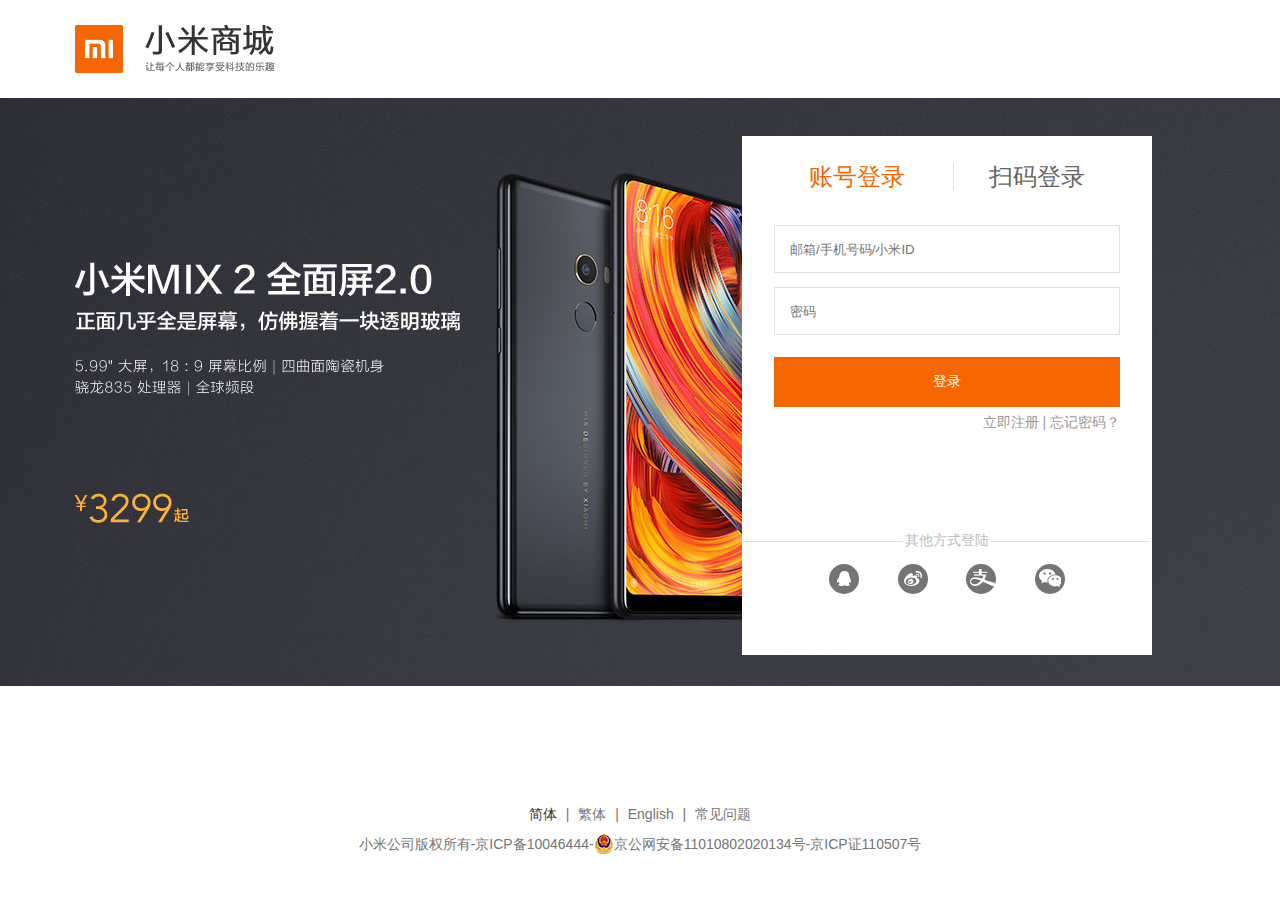
<file: login.html>
<!doctype html>
<html lang="en">
 <head>
  <meta charset="UTF-8">
  <title>小米账号 - 登录</title>
  <link rel="stylesheet" href="css/login.css">
  <link rel="stylesheet" href="css/common.css">
 </head>
 <body>
<!--  头部logo -->
	<div class="head-bar">
		<div class="head-logo">
			<a href="index.html" target="_blank"></a>
		</div>
	</div>
<!-- 登陆主体 -->
	<div class="login-main clear">
		<div class="login-content">
			<div id="tabs">
				<a href="#acco-login">账号登录</a>
				<span></span>
				<a href="#scan-code">扫码登录</a>
			</div>
			<div id="content">
				<div id="acco-login">
					<form action="#" method="post">
						<p><input type="text" name="uname" placeholder="邮箱/手机号码/小米ID"></p>
						<p><input type="password" name="upwd" placeholder="密码"></p>
						<p><input type="submit" value="登录" id="submit"></p>
					</form>
					<p class="forget">
						<a href="register.html" target="_blank">立即注册</a>
						<span>|</span>
						<a href="#">忘记密码？</a>
					</p>
					<fieldset>
						<legend>其他方式登陆</legend>
					</fieldset>
					<p class="other-way">
						<a href="#"><i class="qq"></i></a>
						<a href="#"><i class="weibo"></i></a>
						<a href="#"><i class="alipay"></i></a>
						<a href="#"><i class="wechat"></i></a>
					</p>
				</div>
				<div id="scan-code">
					<img src="images/saoma.png">
					<p>使用<span> 小米商城APP </span>扫一扫</p>
					<p>小米手机可打开「设置」&gt;「小米帐号」扫码登录</p>
				</div>
			</div>
		</div>
	</div>
<!-- 底部 -->
	<div class="foot-bar">
		<p class="language">
			<a href="#" class="actived">简体</a>
			<span>|</span>
			<a href="#">繁体</a>
			<span>|</span>
			<a href="#">English</a>
			<span>|</span>
			<a href="#">常见问题</a>
		</p>
		<p class="copyright">
			小米公司版权所有-京ICP备10046444-<a href="#"><img src="images/ghs.png">京公网安备11010802020134号</a>-京ICP证110507号
		</p>
	</div>
	<script src="js/login.js"></script>
 </body>
</html>
</file>
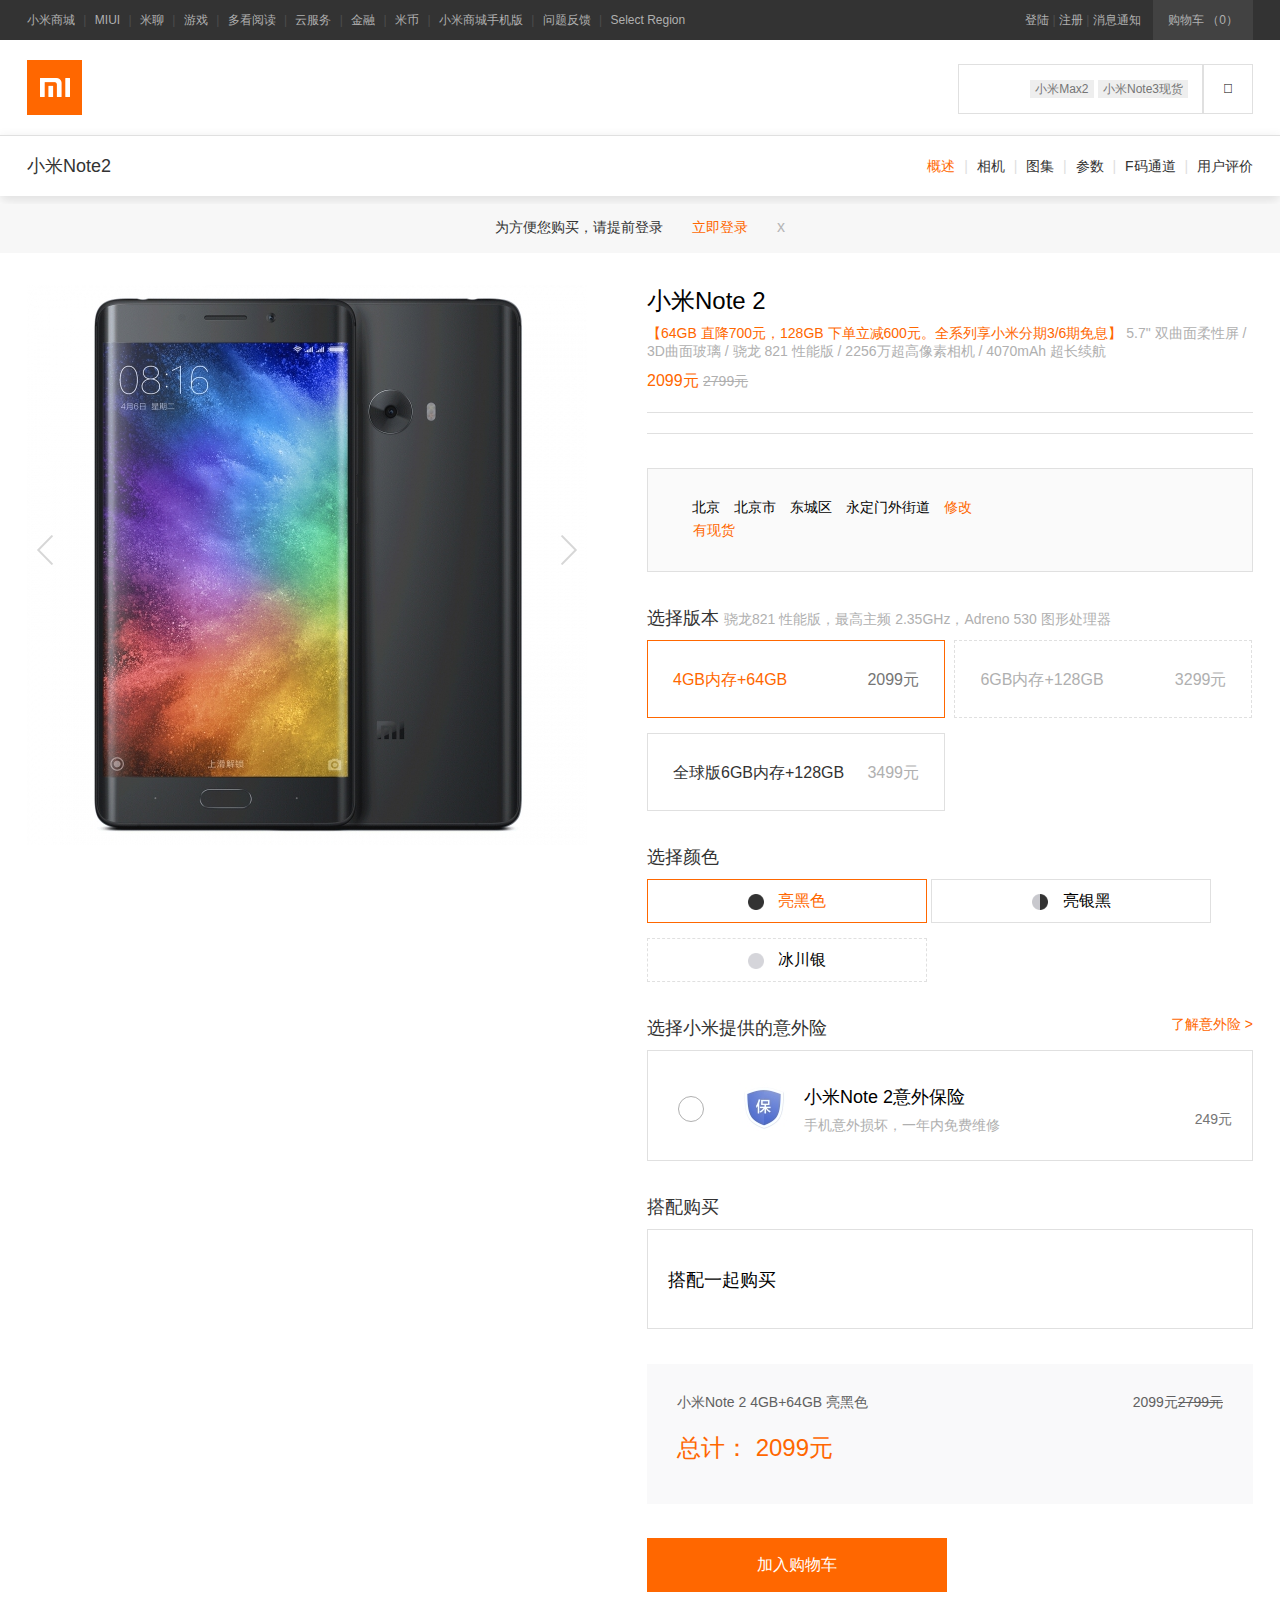
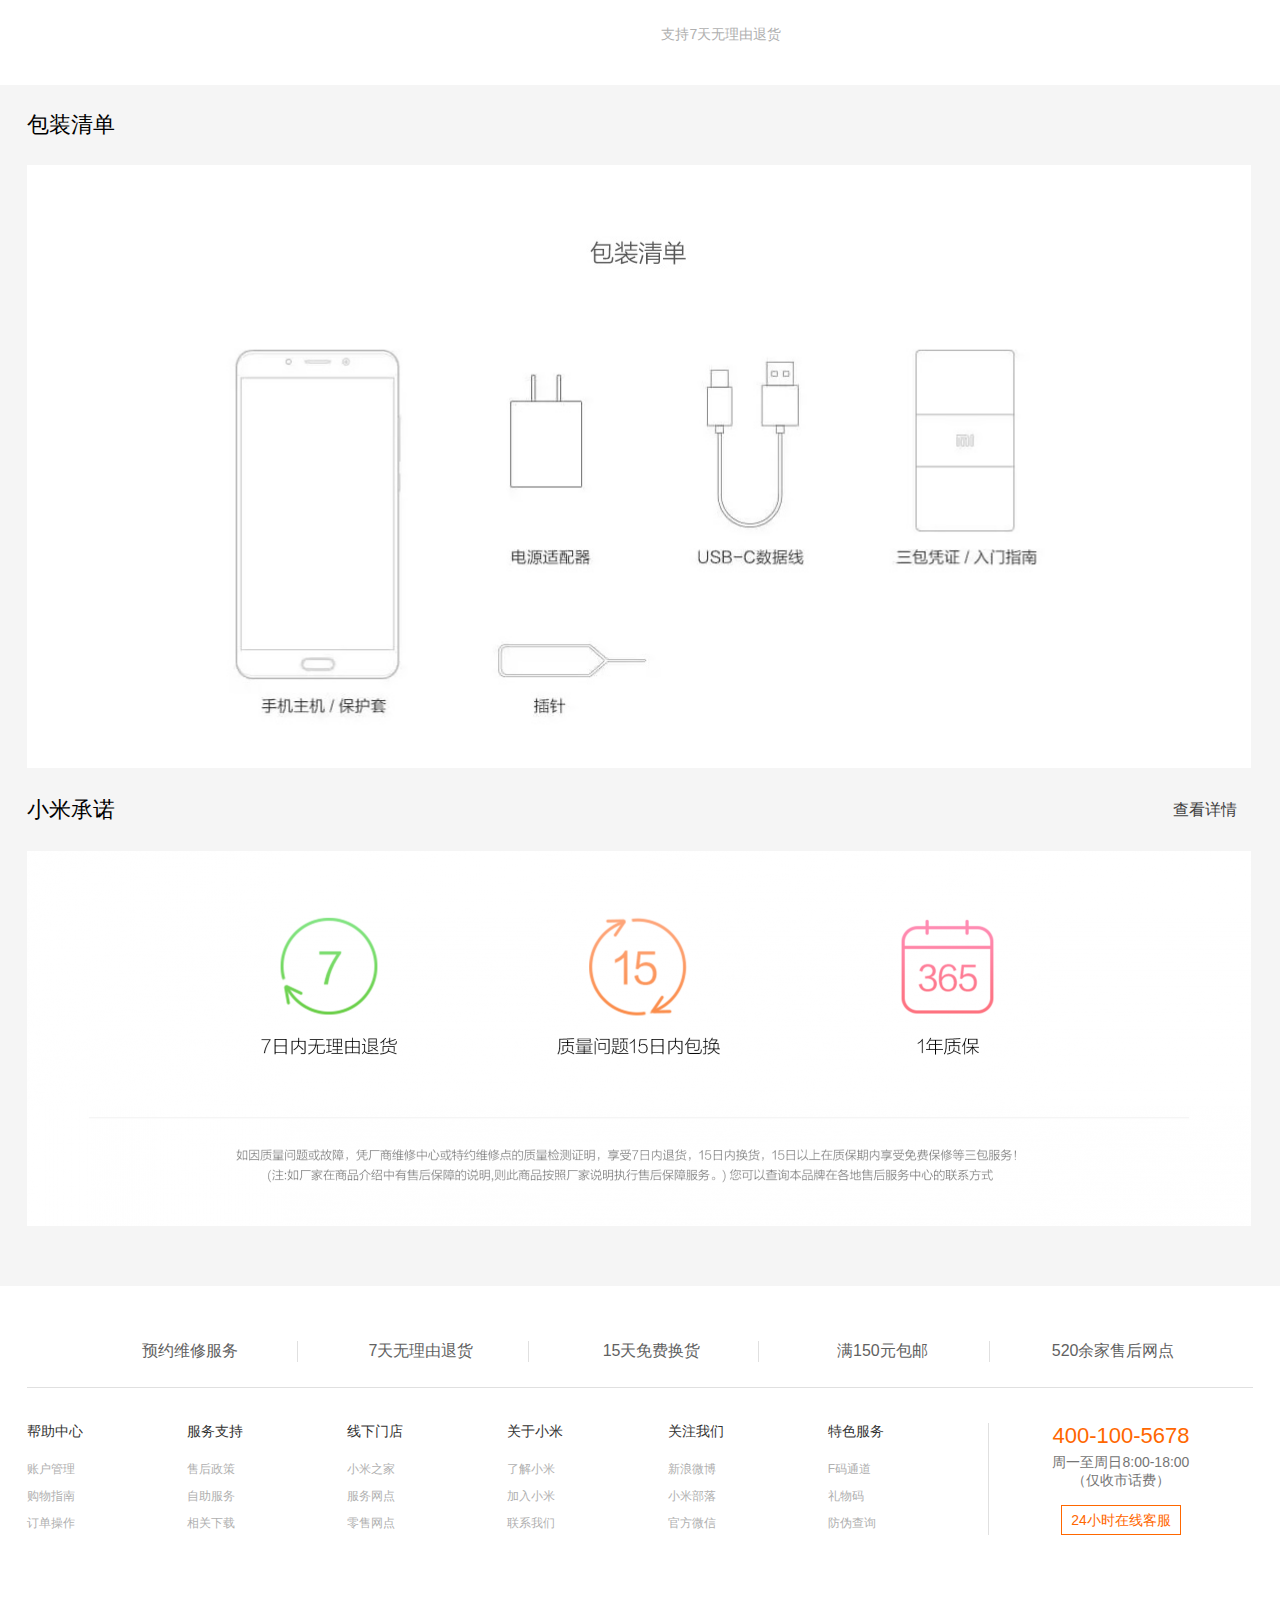
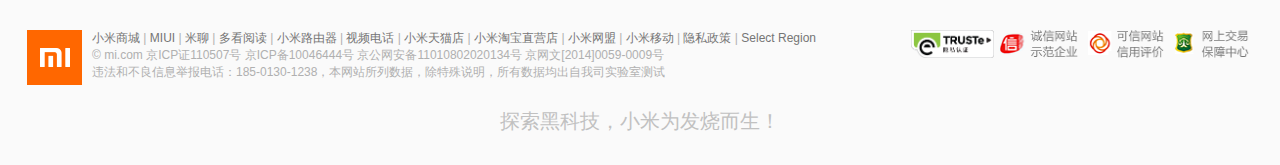
<file: note2.html>
<!doctype html>
<html lang="en">
 <head>
  <meta charset="UTF-8">
  <title>小米手机官网正品小米Note 2推荐，小米手机小米Note 2最新价格，有多种颜色可选，另有小米Note 2详细介绍及图片，还有用户评价，售前咨询等。</title>
  <link rel="stylesheet" href="css/common.css">
  <link rel="stylesheet" href="css/note2.css">
 </head>
 <body>
<!-- 头部 -->
	<header id="header"></header>
<!-- 小米Note2产品头部目录 -->
	<div class="product-nav clear">
		<div class="container">
			<h2 class="lf">小米Note2</h2>
			<p class="rf">
				<a href="#" class="actived">概述</a>
				<span>|</span>
				<a href="#">相机</a>
				<span>|</span>
				<a href="#">图集</a>
				<span>|</span>
				<a href="#">参数</a>
				<span>|</span>
				<a href="#">F码通道</a>
				<span>|</span>
				<a href="#">用户评价</a>
			</p>
		</div>
	</div>
<!-- 提示登录 -->
	<div class="login-clue" id="login-clue">
		<div class="container">
			<p>
				为方便您购买，请提前登录
				<a href="login.html" target="_blank">立即登录</a>
				<a href="#" data-toggle="close">x</a>
			</p>
		</div>
	</div>
<!-- 产品详情 -->
	<div class="product-details">
		<div class="container">
			<div class="detail-main clear">
				<div class="detail-left lf">
					<p>
						<img src="images/pms_1490088805.69334485!560x560.jpg">
						<img src="images/pms_1490088806.17485108!560x560.jpg">
						<img src="images/pms_1490088806.45872557!560x560.jpg">
					</p>
					<a href="#" class="arrow-left"></a>
					<a href="#" class="arrow-right"></a>
				</div>
				<div class="detail-right rf">
					<div class="main-desc">
						<h1>小米Note 2</h1>
						<p class="desc">
							<span>【64GB 直降700元，128GB 下单立减600元。全系列享小米分期3/6期免息】</span>
							5.7" 双曲面柔性屏 / 3D曲面玻璃 / 骁龙 821 性能版 / 2256万超高像素相机 / 4070mAh 超长续航
						</p>
						<p class="price">
							<span>2099</span>元
							<del>
								<span>2799</span>元
							</del>
						</p>
						<p class="coupon"></p>
					</div>
					<div class="address">
						<i class="iconfont"></i>
						<p class="address-info">
							<span>北京</span>
							<span>北京市</span>
							<span>东城区</span>
							<span>永定门外街道</span>
						</p>
						<a href="#">修改</a>
						<span>有现货</span>
					</div>
					<div class="choose-version">
						<p class="title">
							选择版本
							<span>骁龙821 性能版，最高主频 2.35GHz，Adreno 530 图形处理器</span>
						</p>
						<div class="version">
							<p class="actived">
								<span class="storage">4GB内存+64GB</span>
								<span class="price rf">2099元</span>
							</p>
							<p>
								<span class="storage">6GB内存+128GB</span>
								<span class="price rf">3299元</span>
							</p>
							<p>
								<span class="storage">全球版6GB内存+128GB</span>
								<span class="price rf">3499元</span>
							</p>
						</div>
					</div>
					<div class="choose-color">
						<p class="title">选择颜色</p>
						<div class="color">
							<p class="actived">
								<img src="images/63e11017-bfe1-3264-1725-f5d7890e744b.png">
								亮黑色
							</p>
							<p>
								<img src="images/956dce80-b937-4e88-bee2-d8084511cae0.png">
								亮银黑
							</p>
							<p>
								<img src="images/aefa4ae5-bf69-2a60-a37f-6ab0d920a365.png">
								冰川银
							</p>
						</div>
					</div>
					<div class="choose-insurance">
						<p class="title clear">
							选择小米提供的意外险
							<a href="#">了解意外险 ></a>
						</p>
						<div class="insurance">
							<span class="lf"></span>
							<img class="lf" src="images/pms_1492585142.60585516.jpg">
							<div class="mi-insur lf">
								<p>小米Note 2意外保险</p>
								<p>手机意外损坏，一年内免费维修</p>
							</div>
							<p class="price rf">
								<span>249</span>元
							</p>
						</div>
					</div>
					<div class="match-buy">
						<p class="title">搭配购买</p>
						<div class="clear">
							<p class="lf">搭配一起购买</p>
							<a href="#" class="rf"><i class="iconfont"></i></a>
						</div>
					</div>
					<div class="total-price">
						<div class="clear">
							<span class="ptitle lf">小米Note 2 4GB+64GB 亮黑色</span>
							<del class="rf">
								<span>2799</span>元
							</del>
							<p class="rf">
								<span class="price">2099</span>元
							</p>
						</div>
						<p>
							总计：
							<span>2099</span>元
						</p>
					</div>
					<div class="add-cart">
						<a href="#">加入购物车</a>
					</div>
					<p class="sales-return">
						<i class="iconfont support"></i>
						支持7天无理由退货
					</p>
				</div>
			</div>
		</div>
	</div>
<!-- 详情下面部分 -->
	<div class="details-below">
		<div class="container">
			<div class="packing-list">
				<h3>包装清单</h3>
				<img src="images/beb93b2f8a369c4acc1f084e3a347108.jpg">
			</div>
			<div class="mi-promise">
				<div>
					<h3 class="lf">小米承诺</h3>
					<a class="rf" href="#">
						查看详情
						<i class="iconfont"></i>
					</a>
				</div>
				<img src="images/913dbcde8a3e02bded640b3cd12837a9.png">
			</div>
		</div>
	</div>
<!-- 底部 -->
	<footer id="footer"></footer>
	<script src="js/jquery-3.2.1.js"></script>
	<script src="js/ajax.js"></script>
	<script src="js/common.js"></script>
	<script src="js/note2.js"></script>
 </body>
</html>
</file>
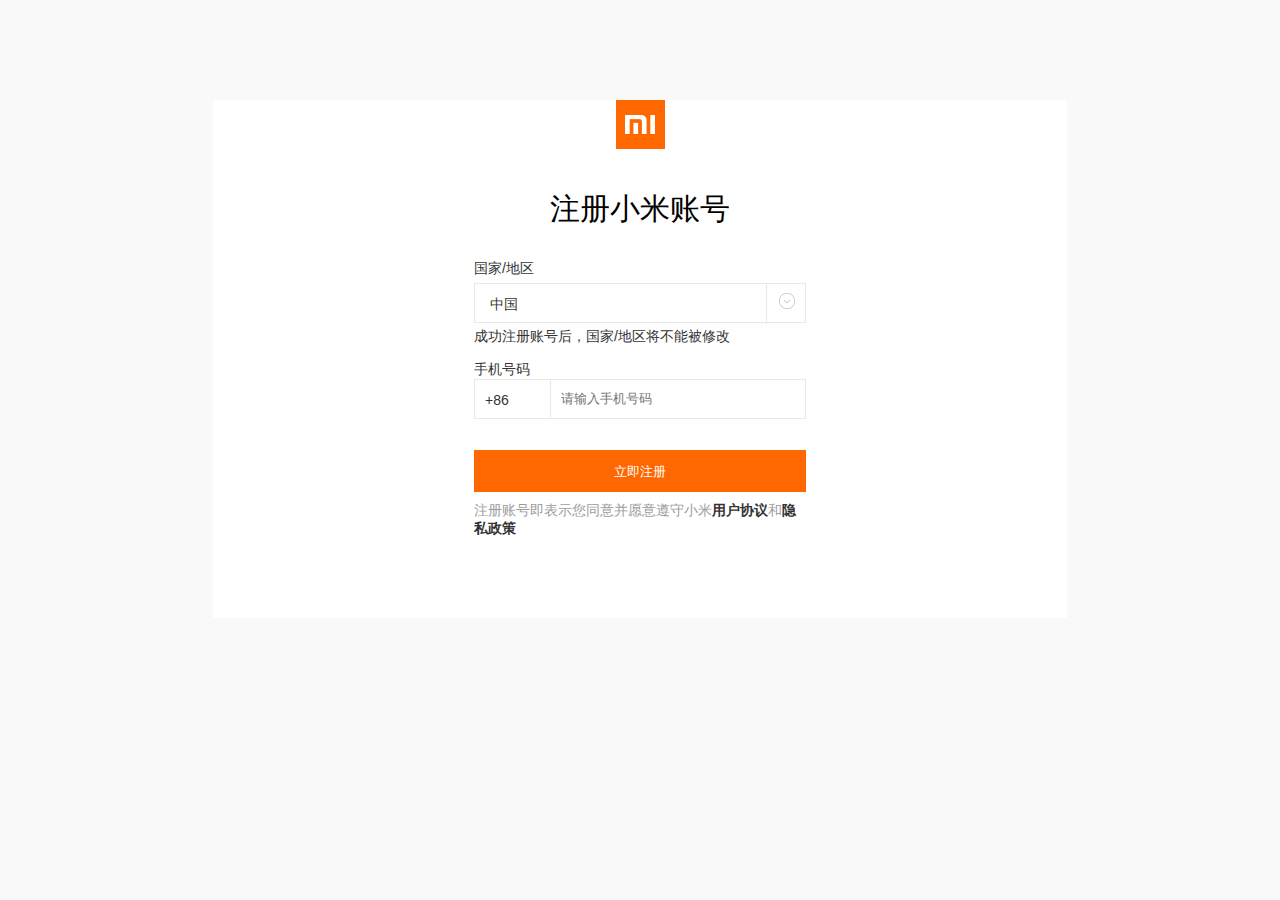
<file: register.html>
<!doctype html>
<html lang="en">
 <head>
  <meta charset="UTF-8">
  <title>小米账号 - 注册</title>
  <link rel="stylesheet" href="css/register.css">
  <link rel="stylesheet" href="css/common.css">
 </head>
 <body class="ch-ba">
	<div class="section">
		<div class="main-part">
			<div class="register">
				<img src="images/mi-logo.png">
				<h1>注册小米账号</h1>
				<div class="register-info">
					<h4>国家/地区</h4>
					<div class="country">
						<p>中国</p>
						<i></i>
					</div>
					<p class="change">成功注册账号后，国家/地区将不能被修改</p>
					<h4>手机号码</h4>
					<div class="phone">
						<div class="phone-area">
							+86
							<i></i>
						</div><input type="text" placeholder="请输入手机号码">
					</div>
					<p id="phone-msg"></p>
					<input type="submit" value="立即注册">
					<p>注册账号即表示您同意并愿意遵守小米<a href="#">用户协议</a>和<a href="#">隐私政策</a></p>
				</div>
			</div>
		</div>
	</div>
 </body>
</html>
</file>
<file: css/login.css>
/************head-bar**************/
.head-logo{
	width:1130px;
	height:98px;
	background:url(../images/mistore_logo.png) no-repeat;
	margin:0 auto;
}
.head-bar a{
	/*div中a链接可点击*/
	display:block;
	width:200px;
	height:98px;
}
/************foot-bar**************/
.foot-bar{
	width:100%;
	text-align:center;
	font-size:14px;
	color:#757575;
	padding-bottom:50px;
}
.foot-bar p.language{
	padding-bottom:10px;
}
.foot-bar p.language a.actived{
	color:#333;
}
.foot-bar p a{
	color:#757575;
}
.foot-bar p.language span{
	margin:0 5px;
}
/************login-main**************/
.login-main{
	width:100%;
	background:url(../images/523923ee3d985386d832e082980e4de9.jpg) no-repeat  top center;
	height:588px;
	margin-bottom:120px;
}
.login-main .login-content{
	background-color:#fff;
	width:410px;
	float:right;
	margin:3% 10% 0 0;
}
.login-main .login-content div#tabs{
	width:410px;
	height:82px;
	line-height:82px;
	font-size:24px;
	text-align:center
}
.login-main .login-content div#tabs a{
	color:#666;
}
.login-main .login-content div#tabs span{
	border-right:1px solid #e0e0e0;
	margin:0 35px 0 42px;
}
/**********登陆框部分****************/
#content{
	/*为content下的两个div设置定位*/
	position:relative;
}

#acco-login{
	width:410px;
	background-color:#fff;
	/*设置定位*/
	position:absolute;
	top:0;
}
#acco-login input{
	width:346px;
	height:48px;
	outline:none;
	padding:0 15px;
	margin:7px 32px;
	box-sizing:border-box;
	border:1px solid #E0E0E0;
}
#acco-login input#submit{
	width:346px;
	height:50px;
	background-color:#f56600;
	color:#fff;
	border:none;
	margin-top:15px;
	font-size:14px;
}
#acco-login>p.forget{
	color:#999;
	font-size:14px;
	text-align:right;
	margin:0 32px 100px 32px;
}
#acco-login>p.forget a{
	color:#999;
}
#acco-login>p.forget a:hover{
	color:#f56600;
}
#acco-login>fieldset{
	border:none;
	border-top:1px solid #E0E0E0;
	text-align:center;
	font-size:14px;
	color:#bbb;
}
/**********其他登陆方式****************/
#acco-login>p.other-way{
	min-height:27px;
	color: #747474;
	text-align:center;
	margin:0 32px 60px;
}
#acco-login>p.other-way a{
	/*a链接行内块，设置成圆形*/
	display:inline-block;
	width:30px;
	height:30px;
	border-radius:50%;
	background-color:#747474;
	margin:0 17px;
}
#acco-login>p.other-way a>i{
	/*i设置背景图片，行内块宽度以及在a中的位置*/
	display:inline-block;
	width:18px;
	height:18px;
	background:url(../images/icons_type.png);
	margin:5px 0 0;
}
/***调每个小图标的位置****/
#acco-login>p.other-way a i.qq{
	background-position:-19px;
}
#acco-login>p.other-way a i.weibo{
	background-position:-38px;
}
#acco-login>p.other-way a i.alipay{
	background-position:-57px;
	margin-left: 3px;
    width: 26px;
}
#acco-login>p.other-way a i.wechat{
	width:23px;
	background-position:-83px;
}
/******悬停时换背景色********/
#acco-login>p.other-way a:first-child:hover{
	background-color:#0288D1;
}
#acco-login>p.other-way a:nth-child(2):hover{
	background-color:#D32F2F;
}
#acco-login>p.other-way a:nth-child(3):hover{
	background-color:#00AAEE;
}
#acco-login>p.other-way a:last-child:hover{
	background-color:#00D20D;
}
/**********扫码登陆****************/
#scan-code{
	width:410px;
	height:437px;
	background-color:#fff;
	text-align:center;
	font-size:14px;
	color:#757575;
	/*设置定位*/
	position:absolute;
	top:0;
}
#scan-code>p>span{
	color:#f56600;
}
#scan-code>img{
	padding:85px 0 20px;
}
</file>
<file: css/common.css>
body{
	background-color:#fff;
	font-family:"Helvetica Neue", Helvetica, Arial, "Microsoft Yahei", "Hiragino Sans GB", "Heiti SC", "WenQuanYi Micro Hei", sans-serif;
}
body,h1,h2,h3,h4,h5,h6,p,ul,ol,dl,dd,pre{
	margin:0;
}
ul,ol{
	list-style:none;
}
a{
	text-decoration:none;
	color:#B0B0B0;
}
img{
	vertical-align:bottom;
}
.lf{
	float:left;
}
.rf{
	float:right;
}
.container{
	width:1226px;
	margin:0 auto;
}

.container:after{
	content:"";
	display:block;
	clear:both;
}

.clear:after{
	content:"";
	display:block;
	clear:both;
}

/***************header部分***************/
/********site-topbar部分*****/
.site-topbar{
	background-color:#333;
	height:40px;
	font-size:12px;
	color:#B0B0B0;
	line-height:40px;
	margin-bottom:20px;
}

.site-topbar a:hover{
	color:#fff;
}

.site-topbar div.topbar-cart{
	height:40px;
	background-color:#424242;
	padding:0 15px;
	text-align:center;
}

.site-topbar div.topbar-info{
	margin-left:4%;
	margin-right:1%;
}

.site-topbar div.topbar-info>span{
	opacity:0.2;
}

.site-topbar div.topbar-nav>span{
	margin:0 5px;
	opacity:0.2;
}
/********site-header部分*****/
.site-header{
	height:55px;
	line-height:55px;
	text-align:center;
	margin-bottom:20px;
	position:relative;
}
.site-header div.header-logo{
	background:url(../img/header/mi-logo.png) no-repeat 4px #FF6700;
	width:55px;
	height:55px;
	cursor:pointer;
	margin-right:16px;
}

.site-header div.header-nav{
	font-size:16px;
}
.site-header div.header-nav>ul>li>a{
	color:#333;
	padding:20px 10px 45px;
}

.site-header div.header-nav>ul>li{
	float:left;
	height:80px;
}

.site-header div.header-nav>ul>li.nav-category{
	visibility: hidden;
	width:127px;
}
.site-header div.header-nav>ul>li>a:hover{
	color:#FF6700;
}

.site-header div.header-search{
	position:relative
}

.site-header div.header-search input{
	border:1px solid #E0E0E0;
	outline:none;
	height:50px;
	padding:0 10px 0 5px;
	box-sizing:border-box;
}

.site-header div.header-search input:first-child{
	position:relative;
	left:4px;
	width:245px;
	padding-left:10px;
}
.site-header div.header-search>form input+input{
	width:50px;
	background-color:#fff;
	padding:0;
}

.site-header div.header-search>div.search-keywords{
	position: absolute;
    top: 0px;
    right:65px;
}
.site-header div.header-search>div.search-keywords>a{
	background-color:#eee;
	padding:2px 5px;
	font-size:12px;
	color:#757575;
}
.site-header div.header-search>div.search-keywords>a:hover{
	background-color:#FF6700;
	color:#fff;
}
/***************footer部分***************/
/*********site-footbar***********/
.site-footbar{
	margin:30px 0;
}
.site-footbar div.footer-service{
	border-bottom:1px solid #E0E0E0;
	padding:25px 0;
}

.site-footbar div.footer-service ul li{
	float:left;
	width:16%;
	border-right:1px solid #E0E0E0;
	padding:0 20px;
	text-align:center;
}

.site-footbar div.footer-service ul li:last-child{
	border:none;
}

.site-footbar div.footer-service ul li>a{
	color:#616161;
	font-size:16px;
}
.site-footbar div.footer-service ul li>a:hover{
	color:#FF6700;
}

.site-footbar div.footer-link{
	display:flex;
	justify-content:space-between;
	font-size:14px;
	color:#757575;
	padding:5px 0;
	margin:30px 0;
}
.site-footbar div.footer-link dl{
	width:160px;
	text-align:left;
	color:#333;
}
.site-footbar div.footer-link dl dd{
	font-size:12px;
	margin-top:10px;
}

.site-footbar div.footer-link dl dt{
	margin-bottom:20px;
}

.site-footbar div.footer-link dl dd a:hover{
	color:#ff6700;
}
.site-footbar div.footer-link div.col-contact{
	border-left:1px solid #E0E0E0;
	width:264px;
	text-align:center;
}
.site-footbar div.footer-link div.col-contact p:first-child{
	font-size:22px;
	color:#ff6700;
	margin-bottom:5px;
}
.site-footbar div.footer-link div.col-contact p:last-child{
	border:1px solid #ff6700;
	width:118px;
	height:28px;
	line-height:28px;
	margin:15px auto 0;
}
.site-footbar div.footer-link div.col-contact a{
	color:#ff6700;
}
/*********site-footer***********/
.site-footer{
	background-color:#FAFAFA;
	color:#b0b0b0;
	font-size:12px;
	padding:30px 0;
}
.site-footer div.footer-logo{
	width:55px;
	height:55px;
	background:url(../img/header/mi-logo.png) no-repeat 4px #FF6700;
	margin-right:10px;
}

.site-footer div.footer-info p:first-child a{
	color:#757575;
}
.site-footer div.footer-info p>a:hover{
	color:#ff6700;
}
.site-footer div.footer-trust img{
	width:83px;
	height:28px;
	margin-bottom:50px;
}

.site-footer div.footer-slogan{
	clear:both;
	width:282px;
	margin:0 auto;
	font-size:20px;
	font-family:cursive;
	color:#C1C1C1;
	text-align:center;
}

/********site-header鼠标移动下拉列表***********/
.header-bottom{
	background-color:#fff;
	position:absolute;
	top:75px;
	left:0;
	width:100%;
	z-Index:100;
	height:235px;
	overflow:hidden;
	border-top:1px solid #E0E0E0;
	box-shadow:0px 2px 1px 0px #e0e0e0;
	display:none;
}

.down-list ul li{
	float:left;
}

.down-list .list-in{
	width:180px;
	text-align:center;
	color:#FFA568;
	font-size:12px;
	margin-bottom:30px;
}

.down-list .list-in p.flags{
	border:1px solid #FFA568;
	width:64px;
	height:20px;
	line-height:20px;
	margin:0 auto 15px;
}
.down-list .list-in p.flag-clear{
	border:none;
}

.down-list .list-in p.title{
	color:#000;
	font-size:14px;
	line-height:normal;
	margin:15px auto 8px;
}
.down-list .list-in img{
	width:160px;
	height:110px;
	border-left:1px solid #E0E0E0;
}
.down-list .list-in p.price{
	line-height:normal;
}
.down-list ul>li:first-child .list-in img{
	border-left:none;
}
</file>
<file: css/note2.css>
/***************小米Note2产品头部目录product-nav********************/
.product-nav{
	border-top:1px solid #E0E0E0;
	box-shadow:0 5px 12px 1px #E0E0E0;
}
.product-nav .container{
	height:60px;
	line-height:60px;
}
.product-nav .container>h2{
	width:89px;
	font-weight:400;
	font-size:18px;
	color:#333;
}
.product-nav .container>p{
	font-size:14px;
}
.product-nav .container>p>a{
	color:#333;
}
.product-nav .container>p>span{
	color:#e0e0e0;
	margin:0 5px;
}
.product-nav .container>p>a:hover{
	color:#ff6700;
}
.product-nav .container>p>a.actived{
	color:#ff6700;
}
/*************提示登录********************/
.login-clue{
	background-color:#F7F7F7;
	margin-top:8px;
}
.login-clue .container{
	height:49px;
	line-height:45px;
	text-align:center;
	color:#333;
	font-size:14px;
}
.login-clue .container p>a{
	color:#ff6700;
	margin-left:25px;
}
.login-clue .container p>a:last-child{
	color:#B5B5B6;
	font-size:16px;
}
/*************产品详情product-details******************/
/**********产品图片detail-left***********/
.product-details{
	margin-top:32px;
	margin-bottom:32px;
}
.detail-main .detail-left{
	width:560px;
	height:560px;
	overflow:hidden;
	position:relative;
}
.detail-main .detail-right{
	width:606px;
	height:1368px;  /*测试用 待删*/
	display:flex;
	flex-direction:column;
	justify-content:space-between;
}

.detail-main .detail-left p{
	width:1680px;
}

.detail-main .detail-left img{
	float:left;
	width:560px;
	height:560px;
}
/****图片左右滑动箭头*****/
.detail-main .detail-left>a{
	display:block;
	width:41px;
	height:69px;
	position:absolute;
	top:230px;
}
.detail-main .detail-left>a.arrow-left{
	background:url(../images/icon-slides.png) no-repeat -84px 50%;
	left:0px;
}
.detail-main .detail-left>a.arrow-right{
	background:url(../images/icon-slides.png) no-repeat -124px 50%;
	right:0px;
}
.detail-main .detail-left>a.arrow-left:hover{
	background-position:0px 50%;
}

.detail-main .detail-left>a.arrow-right:hover{
	background-position:-42px 50%;
}
/**********产品信息detail-right***********/
.detail-main .detail-right>div.main-desc>h1{
	font-weight:400;
	font-size:24px;
	margin-bottom:8px;
}
/********描述************/
.detail-main .detail-right>div.main-desc>p.desc{
	font-size:14px;
	color:#b0b0b0;
	margin-bottom:10px;
}
.detail-main .detail-right>div.main-desc>p.desc>span{
	color:#ff6700;
}
/********价格************/
.detail-main .detail-right>div.main-desc>p.price{
	color:#ff6700;
	font-size:16px;
	margin-bottom:20px;
}
.detail-main .detail-right>div.main-desc>p.price>del{
	color:#b0b0b0;
	font-size:14px;
}
/********选择优惠券************/
.detail-main .detail-right>div.main-desc>p.coupon{
	height:20px;
	border-top:1px solid #E0E0E0;
	border-bottom:1px solid #E0E0E0;
}
/********选择地址************/
.detail-main .detail-right>div.address{
	height:42px;
	padding:30px 0 30px 30px;
	background:#FAFAFA;
	border:1px solid #E0E0E0;
	font-size:14px;
}
.detail-main .detail-right>div.address>p{
	display:inline;
}
.detail-main .detail-right>div.address>a{
	color:#ff6700;
}
.detail-main .detail-right>div.address>span{
	display:block;
	color:#ff6700;
	margin:5px 0 0 15px;
}
.detail-main .detail-right>div.address>p.address-info>span{
	margin-right:10px;
}
/********选择版本************/
.detail-main .detail-right p.title{
	font-size:18px;
	color:#333;
	margin-bottom:10px;
}
.detail-main .detail-right>div.choose-version>p.title>span{
	color:#b0b0b0;
	font-size:14px;
}
.detail-main .detail-right>div.choose-version>div.version>p{
	width:298px;
	height:78px;
	line-height:78px;
	border:1px solid #e0e0e0;
	box-sizing:border-box;
	display:inline-block;
	color:#b0b0b0;
	margin-bottom:15px;
}
.detail-main .detail-right>div.choose-version>div.version>p:nth-child(2){
	border:1px dashed #e0e0e0;
}
.detail-main .detail-right>div.choose-version>div.version>p>span.storage{
	margin-left:25px;
}
.detail-main .detail-right>div.choose-version>div.version>p>span.price{
	margin-right:25px;
}
.detail-main .detail-right>div.choose-version>div.version>p.actived>span.storage{
	color:#ff6700;
}
.detail-main .detail-right>div.choose-version>div.version>p.actived>span.price{
	color:#757575;
}
.detail-main .detail-right>div.choose-version>div.version>p.actived{
	margin-right:5px;
	border-color:#ff6700;
}
.detail-main .detail-right>div.choose-version>div.version>p:last-child span.storage{
	color:#333;
}
.detail-main .detail-right>div.choose-version>div.version>p:last-child{
	margin-bottom:0;
}
/********选择颜色************/
.detail-main .detail-right>div.choose-color>div.color>p{
	width:278px;
	height:42px;
	line-height:42px;
	text-align:center;
	display:inline-block;
	border:1px solid #e0e0e0;
	margin-bottom:15px;
}
.detail-main .detail-right>div.choose-color>div.color>p.actived{
	border-color:#ff6700;
	color:#ff6700;
}
.detail-main .detail-right>div.choose-color>div.color>p img{
	vertical-align:middle;
	margin-right:10px;
	width:16px;
	height:16px;
}
.detail-main .detail-right>div.choose-color>div.color>p:last-child{
	border-style:dashed;
	margin-bottom:0;
}
/********选择小米提供的意外险************/
.detail-main .detail-right>div.choose-insurance>p>a{
	font-size:14px;
	color:#ff6700;
	float:right;
}
.detail-main .detail-right>div.choose-insurance>div.insurance{
	border:1px solid #e0e0e0;
	font-size:14px;
	height:109px;
}
.detail-main .detail-right>div.choose-insurance>div.insurance>span{
	width:24px;
	height:24px;
	border-radius:50%;
	border:1px solid #b0b0b0;
	margin-left:30px;
	margin-right:35px;
	cursor:pointer;
	position:relative;
	top:45px;
}
.detail-main .detail-right>div.choose-insurance>div.insurance>img{
	vertical-align:middle;
	margin-right:15px;
	position:relative;
	top:32px;
}
.detail-main .detail-right>div.choose-insurance>div.insurance>div.mi-insur{
	width:340px;
	height: 28px;
    line-height: 28px;
	position:relative;
	top:32px;
}
.detail-main .detail-right>div.choose-insurance>div.insurance>div.mi-insur>p:first-child{
	font-size:18px;
}
.detail-main .detail-right>div.choose-insurance>div.insurance>div.mi-insur>p:last-child{
	color:#b0b0b0;
}
.detail-main .detail-right>div.choose-insurance>div.insurance>p.price{
	position:relative;
    top: 60px;
    right: 20px;
	color:#757575;
}
/********搭配购买************/
.detail-main .detail-right>div.match-buy>div{
	height:100px;
	line-height:100px;
	border:1px solid #e0e0e0;
	font-size:18px;
	box-sizing: border-box;
    padding: 0 20px;
}
/********总价************/
.detail-main .detail-right>div.total-price{
	height:140px;
	background-color:#F9F9FA;
	box-sizing:border-box;
	padding:30px;
}
.detail-main .detail-right>div.total-price>div{
	font-size:14px;
	color:#616161;
}
.detail-main .detail-right>div.total-price>div>p{
	display:inline-block;
}
.detail-main .detail-right>div.total-price>p{
	color:#ff6700;
	font-size:24px;
	padding-top:20px;
}
/********加入购物车************/
.detail-main .detail-right>div.add-cart{
	width:300px;
	height:54px;
	line-height:54px;
	background-color:#ff6700;
	text-align:center;
}
.detail-main .detail-right>div.add-cart>a{
	color:#fff;
}
/********支持7天无理由退货************/
.detail-main .detail-right>p.sales-return{
	height:27px;
	color:#b0b0b0;
	font-size:14px;
}
/****************************详情下面部分*********************************/
.details-below{
	background-color:#F5F5F5;
	padding:25px 0 60px;
}
.details-below h3{
	font-weight:400;
	font-size:22px;
}
.details-below div.packing-list h3{
	margin-bottom:25px;
}
.details-below img{
	width:1224px;
}
.details-below div.mi-promise>div{
	height:33px;
	line-height:33px;
	margin:25px 0;
}
.details-below div.mi-promise>div>a{
	color:#424242;
}
/****************************目录随滚动条移动*********************************/
.fixed_nav{
	position:fixed;
	z-Index:100;
	top:0;
	left:0;
	right:0;
	background-color:#fff;
}
</file>
<file: css/register.css>
body.ch-ba{
	background-color:#f9f9f9;
}
.section{
	width:100%;
	height:auto;
}
.main-part{
	padding-top:100px;
}
.register{
	width:854px;
	background-color:#fff;
	margin:0 auto;
	text-align:center;
	padding-bottom:80px;
}
.register>img{
	background-color:#FF6700;
	margin-bottom:40px;
}
.register>h1{
	font-weight:400;
	font-size:30px;
	margin-bottom:30px;
}
.register>.register-info{
	width:332px;
	text-align:left;
	color:#333;
	font-size:14px;
	margin:0 auto;
}
.register>.register-info>h4{
	font-weight:400;
}
.register>.register-info>h4:first-child{
	margin-bottom:5px;
}
.register>.register-info>.country{
	width:332px;
	height:40px;
	line-height:40px;
	border:1px solid #E8E8E8;
	padding-left:15px;
	box-sizing:border-box;
	margin-bottom:5px;
	cursor:pointer;
}
.register>.register-info>.country>p{
	display:inline-block;
	width:276px;
	height:40px;
	border-right:1px solid #E8E8E8;
}
.register>.register-info>.country>i{
	width:16px;
	height:16px;
	display:inline-block;
	background-position:-10px;
	background:url(../images/icon_user.png) no-repeat;
	margin-left:8px;
}
.register>.register-info>p.change{
	margin-bottom:15px;
}
.register>.register-info>.phone{
	width:332px;
	height:40px;
	line-height:40px;
	box-sizing:border-box;
	margin-bottom:10px;
}
.register>.register-info>.phone input{
	display:inline-block;
	width:256px;
	height:40px;
	box-sizing:border-box;
	outline:none;
	border:none;
	padding:0 10px;
	border:1px solid #E8E8E8;
    position: relative;
    bottom: 2px;
}
.register>.register-info>.phone .phone-area{
	display:inline-block;
	width:76px;
	height:40px;
	border:1px solid #E8E8E8;
	padding-left:10px;
    border-right: none;
    box-sizing: border-box;
	cursor:pointer;
}
.register>.register-info #phone-msg{
	height:16px;
	margin:5px 0;
}
.register>.register-info>input{
	width:332px;
	height:42px;
	line-height:42px;
	outline:none;
	border:none;
	box-sizing:border-box;
	background-color:#FF6700;
	color:#fff;
	margin:0 0 10px 0;
	cursor:pointer;
}
.register>.register-info>input:hover{
	background-color:#FF936A;
}
.register>.register-info>p:last-child{
	color:#9d9d9d;
}
.register>.register-info>p:last-child a{
	color:#333;
	font-weight:bold;
}
</file>
